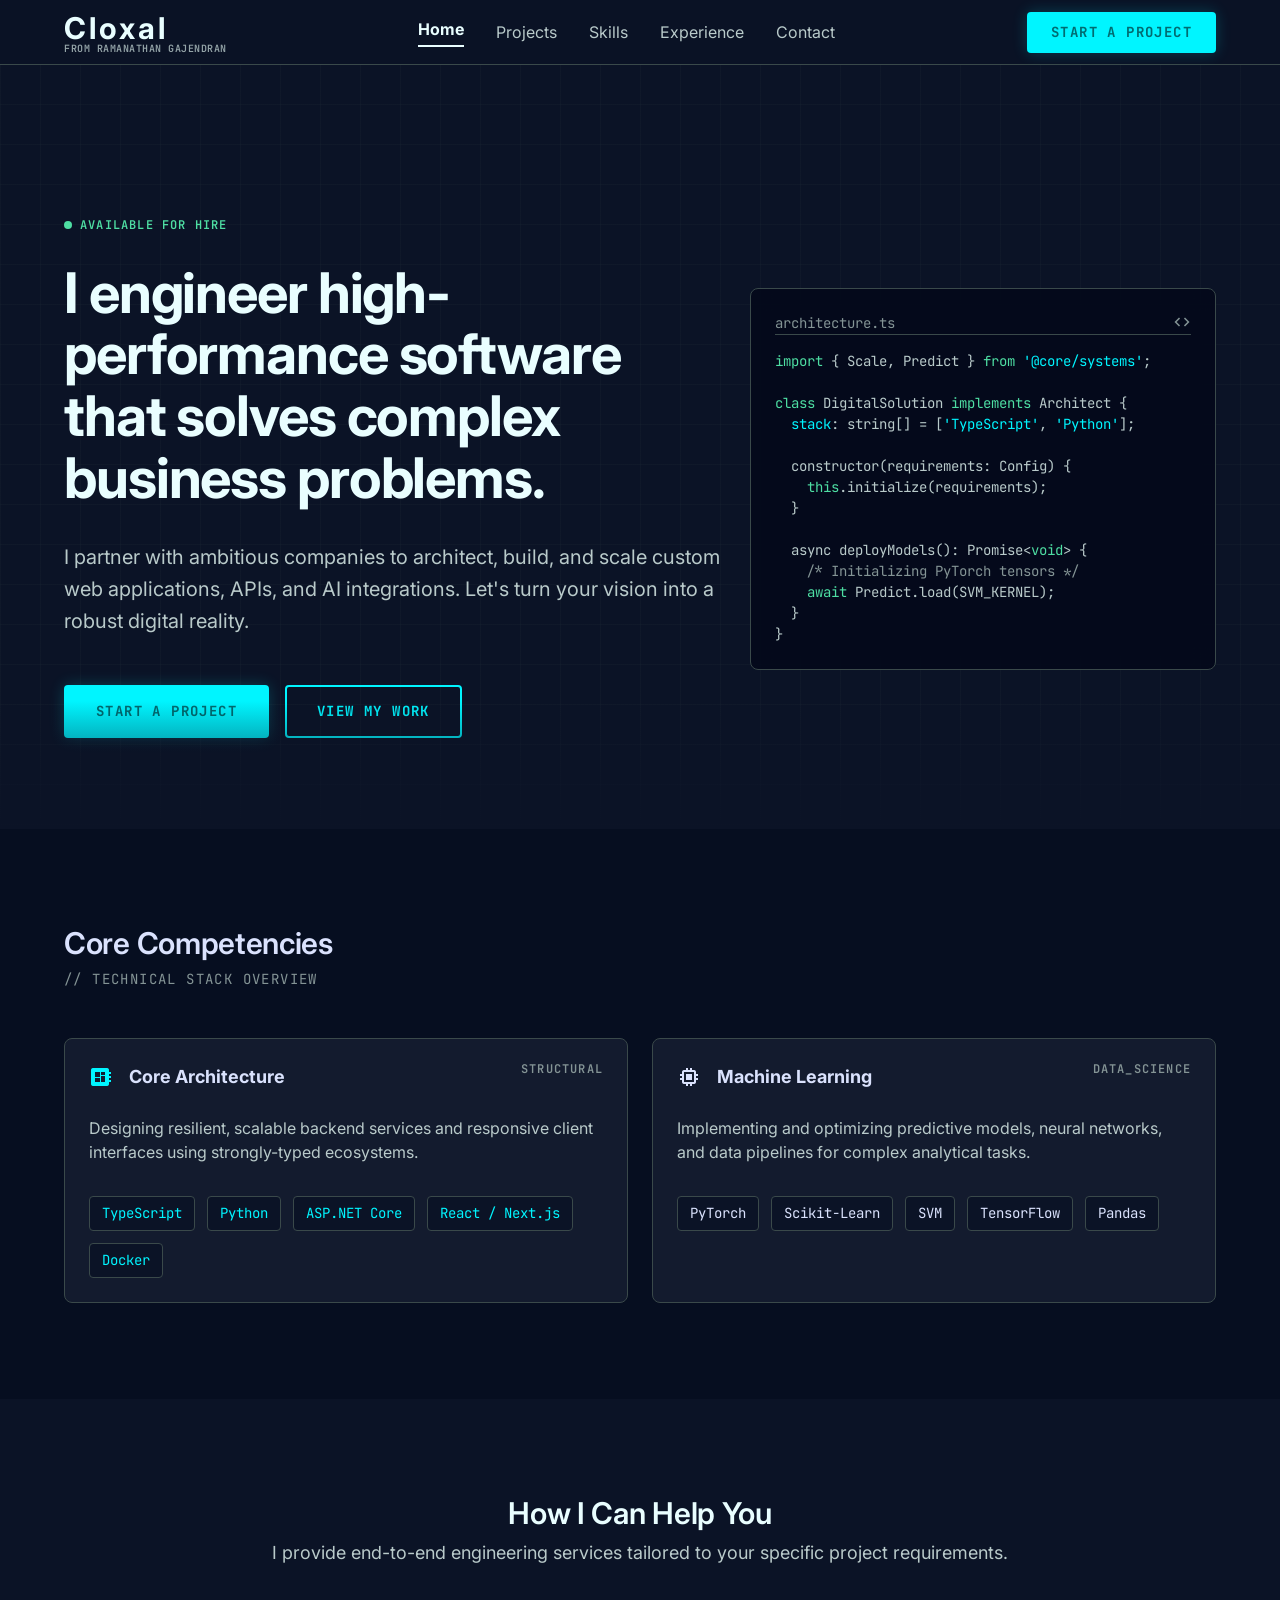
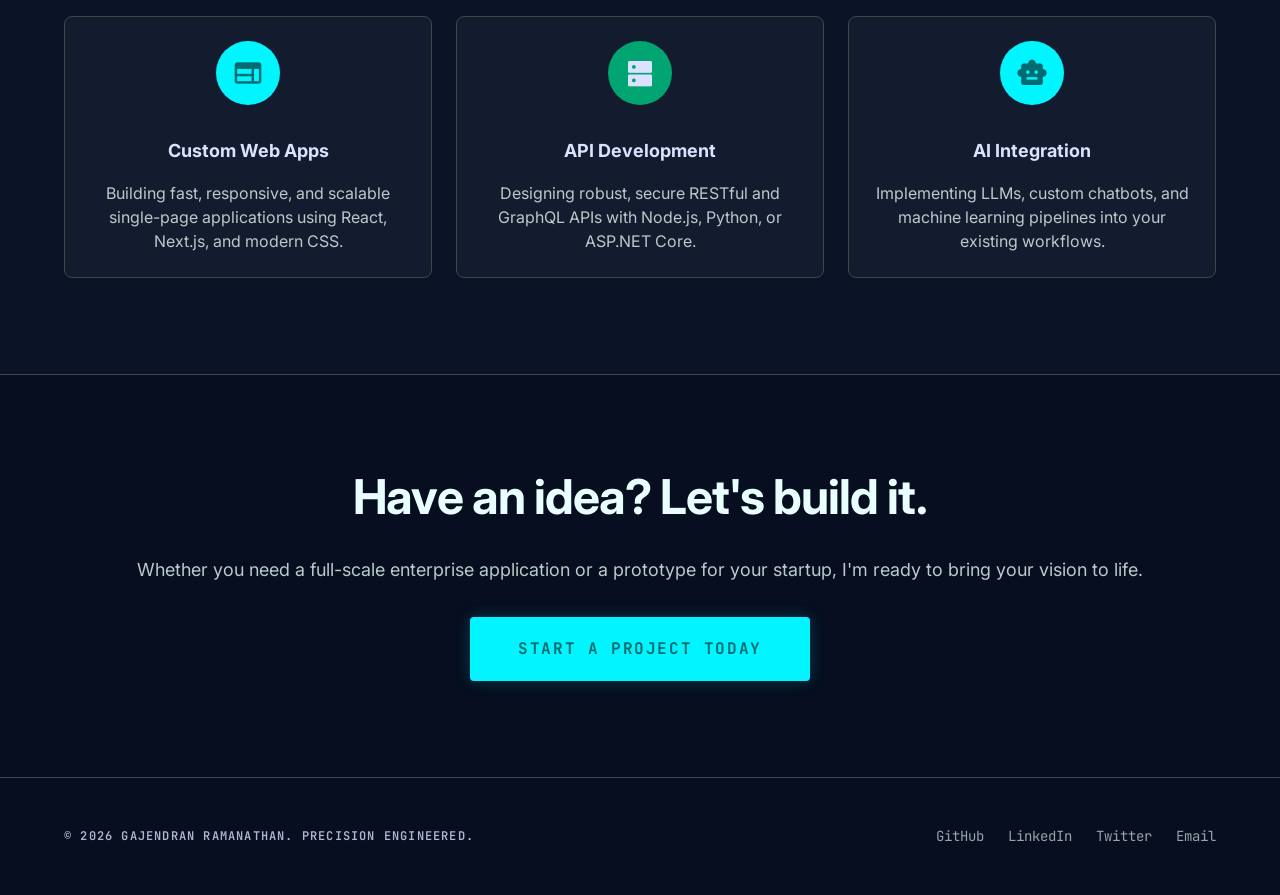
<file: index.html>
<!DOCTYPE html>
<html lang="en">
<head>
    <meta charset="utf-8" />
    <meta content="width=device-width, initial-scale=1.0" name="viewport" />
    <title>Ramanathan Gajendran Portfolio - Cloxal</title>
    <!-- Fonts -->
    <link href="https://fonts.googleapis.com" rel="preconnect" />
    <link crossorigin="" href="https://fonts.gstatic.com" rel="preconnect" />
    <link href="https://fonts.googleapis.com/css2?family=Inter:wght@400;600;700&amp;family=JetBrains+Mono:wght@400;600&amp;display=swap" rel="stylesheet" />
    <!-- Material Symbols -->
    <link href="https://fonts.googleapis.com/css2?family=Material+Symbols+Outlined:wght,FILL@100..700,0..1&amp;display=swap" rel="stylesheet" />
    <!-- Custom CSS -->
    <link href="css/styles.css" rel="stylesheet" />
    <style>
        .hero-code-block { display: none; }
        @media (min-width: 768px) {
            .hero-code-block { display: block; }
        }
    </style>
</head>
<body>
    <nav class="navbar">
        <div class="container navbar-inner">
            <a class="flex flex-col" href="index.html" style="text-decoration: none;">
                <span class="font-headline-md text-primary font-bold tracking-widest">Cloxal</span>
                <span class="font-label-caps text-on-surface-variant" style="font-size: 10px; letter-spacing: 0.05em; opacity: 0.8; margin-top: -2px;">From Ramanathan Gajendran</span>
            </a>
            <div class="nav-links">
                <a class="nav-link font-body-md" href="index.html">Home</a>
                <a class="nav-link font-body-md" href="projects.html">Projects</a>
                <a class="nav-link font-body-md" href="skills.html">Skills</a>
                <a class="nav-link font-body-md" href="experience.html">Experience</a>
                <a class="nav-link font-body-md" href="contact.html">Contact</a>
            </div>
            <div class="flex items-center gap-4">
                <a href="contact.html" class="btn-primary btn-glow nav-cta" style="padding: 10px 24px;">Start a Project</a>
                <button class="menu-toggle text-primary">
                    <span class="material-symbols-outlined">menu</span>
                </button>
            </div>
        </div>
    </nav>
    <main class="main-content" style="padding-top: 64px; padding-bottom: 0;">
        <!-- Hero Section -->
        <section class="bg-blueprint relative flex items-center" style="min-height: 85vh; padding-top: 64px;">
            <div class="container grid md:grid-cols-12 gap-gutter items-center z-10" style="position: relative;">
                <!-- Text Content -->
                <div class="md:col-span-7 flex flex-col gap-8">
                    <div class="flex items-center gap-2">
                        <span class="pulse-dot"></span>
                        <span class="font-label-caps text-secondary uppercase tracking-widest">Available for Hire</span>
                    </div>
                    <h1 class="font-headline-lg text-primary" style="font-size: 56px; line-height: 1.1;">
                        I engineer high-performance software that solves complex business problems.
                    </h1>
                    <p class="font-body-lg text-on-surface-variant max-w-2xl" style="max-width: 42rem; font-size: 20px;">
                        I partner with ambitious companies to architect, build, and scale custom web applications, APIs, and AI integrations. Let's turn your vision into a robust digital reality.
                    </p>
                    <div class="mt-4 flex gap-4">
                        <a class="btn-primary btn-glow" href="contact.html">
                            Start a Project
                        </a>
                        <a class="btn-secondary" href="projects.html">
                            View My Work
                        </a>
                    </div>
                </div>
                <!-- Abstract Visual / Code Block -->
                <div class="md:col-span-5 relative hero-code-block">
                    <div class="card p-6" style="background-color: rgba(2, 6, 23, 0.7); backdrop-filter: blur(12px);">
                        <div class="flex justify-between border-b border-outline-variant pb-4 mb-4">
                            <span class="text-outline font-code-sm">architecture.ts</span>
                            <span class="material-symbols-outlined text-outline" style="font-size: 18px;">code</span>
                        </div>
                        <pre class="font-code-sm text-on-surface-variant" style="white-space: pre-wrap;"><span class="text-secondary">import</span> { Scale, Predict } <span class="text-secondary">from</span> <span class="text-primary-container">'@core/systems'</span>;

<span class="text-secondary">class</span> DigitalSolution <span class="text-secondary">implements</span> Architect {
  <span class="text-primary-container">stack</span>: string[] = [<span class="text-primary-container">'TypeScript'</span>, <span class="text-primary-container">'Python'</span>];
  
  <span class="text-secondary-container">constructor</span>(requirements: Config) {
    <span class="text-secondary">this</span>.initialize(requirements);
  }

  <span class="text-secondary-container">async</span> deployModels(): Promise&lt;<span class="text-secondary">void</span>&gt; {
    <span class="text-outline">/* Initializing PyTorch tensors */</span>
    <span class="text-secondary">await</span> Predict.load(SVM_KERNEL);
  }
}</pre>
                    </div>
                </div>
            </div>
            <!-- Subtle bottom fade -->
            <div class="absolute inset-0" style="top: auto; height: 128px; background: linear-gradient(to top, var(--background), transparent); pointer-events: none;"></div>
        </section>
        
        <!-- Core Skills Section -->
        <section class="bg-surface-container-lowest" style="padding-top: 96px; padding-bottom: 96px;">
            <div class="container">
                <div class="flex flex-col gap-2 mb-12">
                    <h2 class="font-headline-md text-on-surface">Core Competencies</h2>
                    <p class="font-code-sm text-outline uppercase tracking-widest">// Technical Stack Overview</p>
                </div>
                <div class="grid md:grid-cols-2 gap-gutter">
                    <!-- Core Architecture Card -->
                    <div class="card p-8">
                        <div class="absolute font-label-caps text-outline" style="top: 24px; right: 24px;">STRUCTURAL</div>
                        <div class="flex items-center gap-4 mb-6">
                            <span class="material-symbols-outlined text-primary-container icon-filled">developer_board</span>
                            <h3 class="font-body-lg font-bold text-on-surface">Core Architecture</h3>
                        </div>
                        <p class="font-body-md text-on-surface-variant mb-8">
                            Designing resilient, scalable backend services and responsive client interfaces using strongly-typed ecosystems.
                        </p>
                        <div class="flex" style="flex-wrap: wrap; gap: 12px;">
                            <span class="bg-surface text-primary-container border px-3 py-1-5 rounded font-code-sm">TypeScript</span>
                            <span class="bg-surface text-primary-container border px-3 py-1-5 rounded font-code-sm">Python</span>
                            <span class="bg-surface text-primary-container border px-3 py-1-5 rounded font-code-sm">ASP.NET Core</span>
                            <span class="bg-surface text-primary-container border px-3 py-1-5 rounded font-code-sm">React / Next.js</span>
                            <span class="bg-surface text-primary-container border px-3 py-1-5 rounded font-code-sm">Docker</span>
                        </div>
                    </div>
                    <!-- Machine Learning Card -->
                    <div class="card p-8">
                        <div class="absolute font-label-caps text-outline" style="top: 24px; right: 24px;">DATA_SCIENCE</div>
                        <div class="flex items-center gap-4 mb-6">
                            <span class="material-symbols-outlined text-secondary-container icon-filled">memory</span>
                            <h3 class="font-body-lg font-bold text-on-surface">Machine Learning</h3>
                        </div>
                        <p class="font-body-md text-on-surface-variant mb-8">
                            Implementing and optimizing predictive models, neural networks, and data pipelines for complex analytical tasks.
                        </p>
                        <div class="flex" style="flex-wrap: wrap; gap: 12px;">
                            <span class="bg-surface text-secondary-container border px-3 py-1-5 rounded font-code-sm">PyTorch</span>
                            <span class="bg-surface text-secondary-container border px-3 py-1-5 rounded font-code-sm">Scikit-Learn</span>
                            <span class="bg-surface text-secondary-container border px-3 py-1-5 rounded font-code-sm">SVM</span>
                            <span class="bg-surface text-secondary-container border px-3 py-1-5 rounded font-code-sm">TensorFlow</span>
                            <span class="bg-surface text-secondary-container border px-3 py-1-5 rounded font-code-sm">Pandas</span>
                        </div>
                    </div>
                </div>
            </div>
        </section>
        <!-- Services Section -->
        <section style="padding-top: 96px; padding-bottom: 96px; background-color: var(--surface);">
            <div class="container">
                <div class="flex flex-col gap-2 mb-12 text-center items-center">
                    <h2 class="font-headline-md text-primary">How I Can Help You</h2>
                    <p class="font-body-lg text-on-surface-variant max-w-2xl">I provide end-to-end engineering services tailored to your specific project requirements.</p>
                </div>
                <div class="grid lg:grid-cols-3 gap-gutter">
                    <div class="card p-8 flex flex-col gap-4 text-center items-center">
                        <div class="flex items-center justify-center rounded-full bg-primary-container text-on-primary-container mb-4" style="width: 64px; height: 64px;">
                            <span class="material-symbols-outlined icon-filled" style="font-size: 32px;">web</span>
                        </div>
                        <h3 class="font-body-lg font-bold text-on-surface">Custom Web Apps</h3>
                        <p class="font-body-md text-on-surface-variant">Building fast, responsive, and scalable single-page applications using React, Next.js, and modern CSS.</p>
                    </div>
                    <div class="card p-8 flex flex-col gap-4 text-center items-center">
                        <div class="flex items-center justify-center rounded-full bg-secondary-container text-on-secondary-container mb-4" style="width: 64px; height: 64px;">
                            <span class="material-symbols-outlined icon-filled" style="font-size: 32px;">dns</span>
                        </div>
                        <h3 class="font-body-lg font-bold text-on-surface">API Development</h3>
                        <p class="font-body-md text-on-surface-variant">Designing robust, secure RESTful and GraphQL APIs with Node.js, Python, or ASP.NET Core.</p>
                    </div>
                    <div class="card p-8 flex flex-col gap-4 text-center items-center">
                        <div class="flex items-center justify-center rounded-full bg-primary-container text-on-primary-container mb-4" style="width: 64px; height: 64px;">
                            <span class="material-symbols-outlined icon-filled" style="font-size: 32px;">smart_toy</span>
                        </div>
                        <h3 class="font-body-lg font-bold text-on-surface">AI Integration</h3>
                        <p class="font-body-md text-on-surface-variant">Implementing LLMs, custom chatbots, and machine learning pipelines into your existing workflows.</p>
                    </div>
                </div>
            </div>
        </section>

        <!-- CTA Banner -->
        <section class="bg-surface-container-lowest" style="padding-top: 96px; padding-bottom: 96px; border-top: 1px solid var(--outline-variant);">
            <div class="container text-center flex flex-col items-center gap-8">
                <h2 class="font-headline-lg text-primary">Have an idea? Let's build it.</h2>
                <p class="font-body-lg text-on-surface-variant max-w-2xl">
                    Whether you need a full-scale enterprise application or a prototype for your startup, I'm ready to bring your vision to life.
                </p>
                <a class="btn-primary btn-glow" href="contact.html" style="padding: 20px 48px; font-size: 16px;">
                    Start a Project Today
                </a>
            </div>
        </section>
    </main>
    <footer class="footer">
        <div class="container footer-inner">
            <div class="font-label-caps text-on-surface" style="opacity: 0.8;">
                © 2026 Gajendran Ramanathan. Precision Engineered.
            </div>
            <nav class="flex gap-gutter font-code-sm text-on-surface-variant footer-links">
                <a href="https://github.com/gajenlee">GitHub</a>
                <a href="https://www.linkedin.com/in/gajendran-ramanathan-b67b47170/">LinkedIn</a>
                <a href="https://x.com/gajenlee">Twitter</a>
                <a href="mailto:leegajen@gmail.com">Email</a>
            </nav>
        </div>
    </footer>
    <script src="js/main.js"></script>
</body>
</html>
</file>
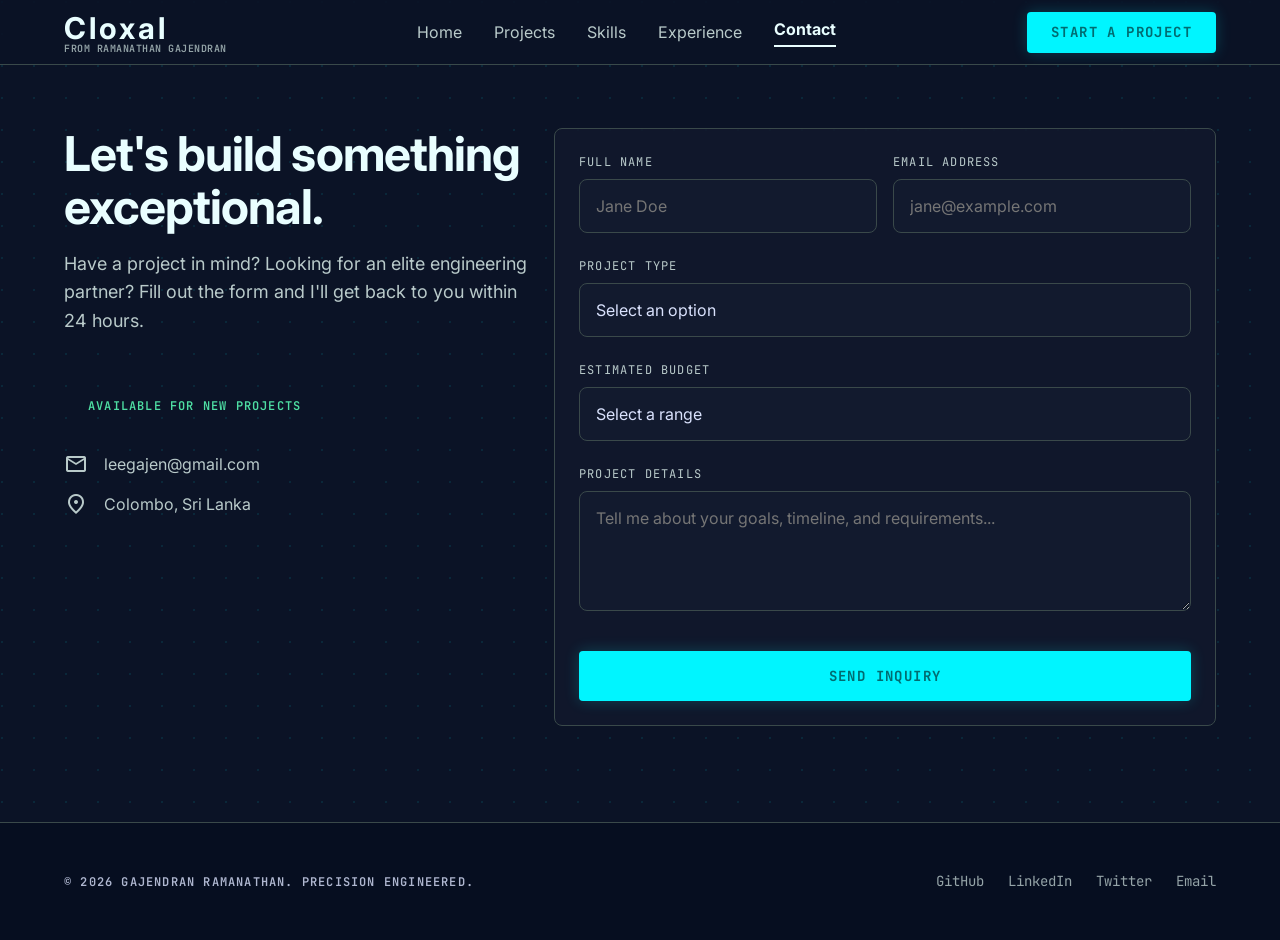
<file: contact.html>
<!DOCTYPE html>
<html lang="en">
<head>
    <meta charset="utf-8" />
    <meta content="width=device-width, initial-scale=1.0" name="viewport" />
    <title>Contact | Ramanathan Gajendran Portfolio</title>
    <!-- Fonts -->
    <link href="https://fonts.googleapis.com" rel="preconnect" />
    <link crossorigin="" href="https://fonts.gstatic.com" rel="preconnect" />
    <link href="https://fonts.googleapis.com/css2?family=Inter:wght@400;600;700&amp;family=JetBrains+Mono:wght@400;600&amp;display=swap" rel="stylesheet" />
    <!-- Material Symbols -->
    <link href="https://fonts.googleapis.com/css2?family=Material+Symbols+Outlined:wght,FILL@100..700,0..1&amp;display=swap" rel="stylesheet" />
    <!-- Custom CSS -->
    <link href="css/styles.css" rel="stylesheet" />
    <style>
        body {
            background-image: radial-gradient(circle at 2px 2px, rgba(0, 220, 229, 0.1) 1px, transparent 0);
            background-size: 32px 32px;
        }
        @keyframes ping {
            75%, 100% {
                transform: scale(2);
                opacity: 0;
            }
        }
    </style>
</head>
<body>
    <!-- TopNavBar -->
    <nav class="navbar">
        <div class="container navbar-inner">
            <a class="flex flex-col" href="index.html" style="text-decoration: none;">
                <span class="font-headline-md text-primary font-bold tracking-widest">Cloxal</span>
                <span class="font-label-caps text-on-surface-variant" style="font-size: 10px; letter-spacing: 0.05em; opacity: 0.8; margin-top: -2px;">From Ramanathan Gajendran</span>
            </a>
            <div class="nav-links">
                <a class="nav-link font-body-md" href="index.html">Home</a>
                <a class="nav-link font-body-md" href="projects.html">Projects</a>
                <a class="nav-link font-body-md" href="skills.html">Skills</a>
                <a class="nav-link font-body-md" href="experience.html">Experience</a>
                <a class="nav-link font-body-md active" href="contact.html">Contact</a>
            </div>
            <div class="flex items-center gap-4">
                <a href="contact.html" class="btn-primary btn-glow nav-cta" style="padding: 10px 24px;">Start a Project</a>
                <button class="menu-toggle text-primary">
                    <span class="material-symbols-outlined">menu</span>
                </button>
            </div>
        </div>
    </nav>
    <!-- Main Content -->
    <main class="main-content flex flex-col gap-12" style="padding-top: 128px;">
        <div class="container grid md:grid-cols-12 gap-gutter">
            <!-- Context / Info Column -->
            <div class="md:col-span-5 flex flex-col gap-8">
                <div>
                    <h1 class="font-headline-lg text-primary mb-4" style="margin-bottom: 16px;">
                        Let's build something exceptional.
                    </h1>
                    <p class="font-body-lg text-on-surface-variant max-w-md">
                        Have a project in mind? Looking for an elite engineering partner? Fill out the form and I'll get back to you within 24 hours.
                    </p>
                </div>
                
                <div class="flex flex-col gap-6 mt-8" style="margin-top: 32px;">
                    <!-- Status Indicator -->
                    <div class="flex items-center gap-3">
                        <div class="relative flex" style="height: 12px; width: 12px;">
                            <span class="absolute rounded-full bg-secondary" style="height: 100%; width: 100%; opacity: 0.75; animation: ping 2s cubic-bezier(0, 0, 0.2, 1) infinite;"></span>
                            <span class="relative rounded-full bg-secondary" style="height: 12px; width: 12px; display: inline-flex;"></span>
                        </div>
                        <span class="font-label-caps text-secondary uppercase tracking-widest">Available for New Projects</span>
                    </div>
                    
                    <!-- Direct Links -->
                    <div class="flex flex-col gap-4 mt-4">
                        <a href="mailto:leegajen@gmail.com" class="flex items-center gap-4 text-on-surface-variant hover:text-primary transition-colors">
                            <span class="material-symbols-outlined">mail</span>
                            <span class="font-body-md">leegajen@gmail.com</span>
                        </a>
                        <div class="flex items-center gap-4 text-on-surface-variant">
                            <span class="material-symbols-outlined">location_on</span>
                            <span class="font-body-md">Colombo, Sri Lanka</span>
                        </div>
                    </div>
                </div>
            </div>

            <!-- Contact Form -->
            <div class="md:col-span-7">
                <div class="card p-8" style="background-color: rgba(19, 27, 46, 0.7);">
                    <form id="contact-form" onsubmit="sendEmail(event)">
                        <div class="grid md:grid-cols-2 gap-4">
                            <div class="form-group">
                                <label for="name" class="form-label">Full Name</label>
                                <input type="text" id="name" class="form-input" placeholder="Jane Doe" required />
                            </div>
                            <div class="form-group">
                                <label for="email" class="form-label">Email Address</label>
                                <input type="email" id="email" class="form-input" placeholder="jane@example.com" required />
                            </div>
                        </div>
                        
                        <div class="form-group">
                            <label for="project-type" class="form-label">Project Type</label>
                            <select id="project-type" class="form-input" style="appearance: none;">
                                <option value="" disabled selected>Select an option</option>
                                <option value="Custom Web Application">Custom Web Application</option>
                                <option value="Backend API Development">Backend API Development</option>
                                <option value="AI / LLM Integration">AI / LLM Integration</option>
                                <option value="Custom Software">Custom Software</option>
                                <option value="POS System Development">POS System Development</option>
                                <option value="Other">Other</option>
                            </select>
                        </div>
                        
                        <div class="form-group">
                            <label for="budget" class="form-label">Estimated Budget</label>
                            <select id="budget" class="form-input" style="appearance: none;">
                                <option value="" disabled selected>Select a range</option>
                                <option value="$100 - $200">$100 - $200</option>
                                <option value="$200 - $300">$200 - $300</option>
                                <option value="$500 - $1k">$500 - $1k</option>
                                <option value="$1k - $2k"> $1k - $2k</option>
                                <option value="$2k - $5k"> $2k - $5k</option>
                                <option value="$5k - $10k">$5k - $10k</option>
                                <option value="$10k - $25k">$10k - $25k</option>
                                <option value="$25k+">$25k+</option>
                            </select>
                        </div>

                        <div class="form-group">
                            <label for="message" class="form-label">Project Details</label>
                            <textarea id="message" class="form-input" placeholder="Tell me about your goals, timeline, and requirements..." required></textarea>
                        </div>
                        
                        <button type="submit" class="btn-primary btn-glow w-full" style="width: 100%; margin-top: 16px;">
                            Send Inquiry
                        </button>
                    </form>
                    <script>
                        function sendEmail(e) {
                            e.preventDefault();
                            const name = document.getElementById('name').value;
                            const type = document.getElementById('project-type').value || 'Not specified';
                            const budget = document.getElementById('budget').value || 'Not specified';
                            const message = document.getElementById('message').value;
                            
                            const subject = encodeURIComponent(`Project Inquiry: ${type}`);
                            const body = encodeURIComponent(`Name: ${name}\nProject Type: ${type}\nBudget: ${budget}\n\nDetails:\n${message}`);
                            
                            window.location.href = `mailto:leegajen@gmail.com?subject=${subject}&body=${body}`;
                        }
                    </script>
                </div>
            </div>
        </div>
    </main>
    <!-- Footer -->
    <footer class="footer">
        <div class="container footer-inner">
            <div class="font-label-caps text-on-surface" style="opacity: 0.8;">
                © 2026 Gajendran Ramanathan. Precision Engineered.
            </div>
            <nav class="flex gap-gutter font-code-sm text-on-surface-variant footer-links">
                <a href="https://github.com/gajenlee">GitHub</a>
                <a href="https://www.linkedin.com/in/gajendran-ramanathan-b67b47170/">LinkedIn</a>
                <a href="https://x.com/gajenlee">Twitter</a>
                <a href="mailto:leegajen@gmail.com">Email</a>
            </nav>
        </div>
    </footer>
    <script src="js/main.js"></script>
</body>
</html>
</file>
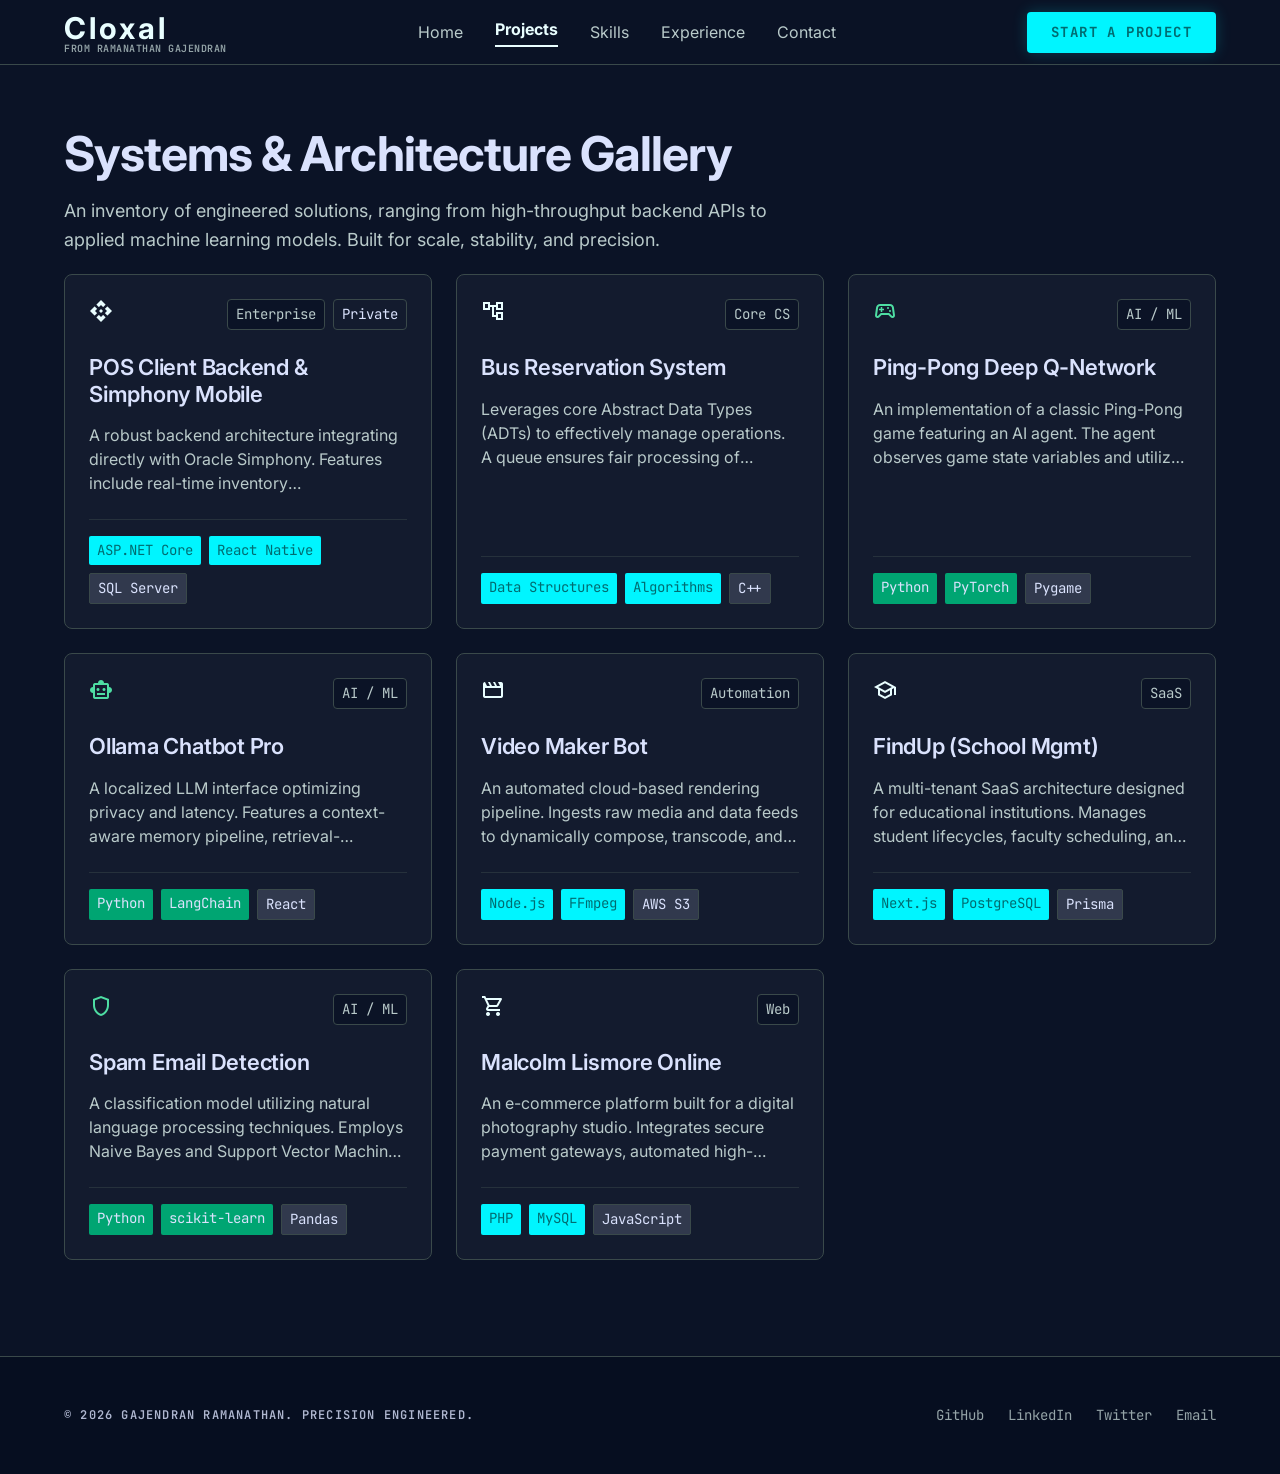
<file: projects.html>
<!DOCTYPE html>
<html lang="en">
<head>
    <meta charset="utf-8" />
    <meta content="width=device-width, initial-scale=1.0" name="viewport" />
    <title>Projects - Ramanathan Gajendran Portfolio</title>
    <!-- Fonts -->
    <link href="https://fonts.googleapis.com" rel="preconnect" />
    <link crossorigin="" href="https://fonts.gstatic.com" rel="preconnect" />
    <link href="https://fonts.googleapis.com/css2?family=Inter:wght@400;600;700&amp;family=JetBrains+Mono:wght@400;600&amp;display=swap" rel="stylesheet" />
    <!-- Material Symbols -->
    <link href="https://fonts.googleapis.com/css2?family=Material+Symbols+Outlined:wght,FILL@100..700,0..1&amp;display=swap" rel="stylesheet" />
    <!-- Custom CSS -->
    <link href="css/styles.css" rel="stylesheet" />
    <style>
        .line-clamp-3 {
            display: -webkit-box;
            -webkit-line-clamp: 3;
            -webkit-box-orient: vertical;  
            overflow: hidden;
        }
    </style>
</head>
<body>
    <!-- TopNavBar -->
    <nav class="navbar">
        <div class="container navbar-inner">
            <a class="flex flex-col" href="index.html" style="text-decoration: none;">
                <span class="font-headline-md text-primary font-bold tracking-widest">Cloxal</span>
                <span class="font-label-caps text-on-surface-variant" style="font-size: 10px; letter-spacing: 0.05em; opacity: 0.8; margin-top: -2px;">From Ramanathan Gajendran</span>
            </a>
            <div class="nav-links">
                <a class="nav-link font-body-md" href="index.html">Home</a>
                <a class="nav-link font-body-md active" href="projects.html">Projects</a>
                <a class="nav-link font-body-md" href="skills.html">Skills</a>
                <a class="nav-link font-body-md" href="experience.html">Experience</a>
                <a class="nav-link font-body-md" href="contact.html">Contact</a>
            </div>
            <div class="flex items-center gap-4">
                <a href="contact.html" class="btn-primary btn-glow nav-cta" style="padding: 10px 24px;">Start a Project</a>
                <button class="menu-toggle text-primary">
                    <span class="material-symbols-outlined">menu</span>
                </button>
            </div>
        </div>
    </nav>
    <!-- Main Content -->
    <main class="main-content flex flex-col gap-12" style="padding-top: 128px;">
        <div class="container flex flex-col gap-12">
            <!-- Page Header -->
            <section class="flex flex-col gap-4" style="max-width: 48rem;">
                <h1 class="font-headline-lg text-on-surface">
                    Systems &amp; Architecture Gallery
                </h1>
                <p class="font-body-lg text-on-surface-variant">
                    An inventory of engineered solutions, ranging from high-throughput backend APIs to applied machine
                    learning models. Built for scale, stability, and precision.
                </p>
            </section>
            <!-- Projects Grid -->
            <section class="grid grid-cols-1 md:grid-cols-2 lg:grid-cols-3 gap-gutter" style="margin-top: 20px;">
                <!-- Project Card 1 -->
                <article class="card flex flex-col gap-6">
                    <div class="flex justify-between items-start" style="align-items: flex-start;">
                        <span class="material-symbols-outlined text-primary">api</span>
                        <div class="flex gap-2">
                            <span class="font-code-sm text-on-surface-variant bg-surface px-2 py-1 rounded border">Enterprise</span>
                            <span class="font-code-sm text-error bg-error-container px-2 py-1 rounded border border-error">Private</span>
                        </div>
                    </div>
                    <div class="flex flex-col gap-2" style="flex-grow: 1;">
                        <h3 class="font-headline-md text-on-surface" style="font-size: 22px; line-height: 1.2;">POS Client Backend &amp; Simphony Mobile</h3>
                        <p class="font-body-md text-on-surface-variant mt-2 line-clamp-3">
                            A robust backend architecture integrating directly with Oracle Simphony. Features include
                            real-time inventory synchronization, transaction processing, and a native mobile client for
                            floor staff operations.
                        </p>
                    </div>
                    <div class="flex" style="flex-wrap: wrap; gap: 8px; padding-top: 16px; border-top: 1px solid rgba(58, 73, 74, 0.5);">
                        <span class="font-code-sm bg-primary-container text-on-primary-container px-2 py-1 rounded-sm">ASP.NET Core</span>
                        <span class="font-code-sm bg-primary-container text-on-primary-container px-2 py-1 rounded-sm">React Native</span>
                        <span class="font-code-sm bg-surface-bright text-on-surface px-2 py-1 rounded-sm border border-outline-variant">SQL Server</span>
                    </div>
                </article>
                <!-- Project Card 7 -->
                <article class="card project-card flex flex-col gap-6">
                    <div class="flex justify-between items-start" style="align-items: flex-start;">
                        <span class="material-symbols-outlined text-primary">account_tree</span>
                        <span class="font-code-sm text-on-surface-variant bg-surface px-2 py-1 rounded border">Core CS</span>
                    </div>
                    <div class="flex flex-col gap-2" style="flex-grow: 1;">
                        <h3 class="font-headline-md text-on-surface" style="font-size: 22px; line-height: 1.2;">Bus Reservation System</h3>
                        <p class="font-body-md text-on-surface-variant mt-2 line-clamp-3" title="This bus reservation system leverages core Abstract Data Types (ADTs) to effectively manage its operations. A queue ensures fair processing of customer requests whether it's for booking new reservations, changing existing seats, or canceling reservations by adhering to a First-In, First-Out (FIFO) structure. An AVL tree efficiently stores and retrieves both customer and bus information. The AVL tree's self-balancing nature ensures consistently fast performance for searching, adding, or removing data, which is crucial for a system with frequent updates. Seat allocation within each bus is managed dynamically using a linked list, accurately reflecting the real-world arrangement of seats.">
                            Leverages core Abstract Data Types (ADTs) to effectively manage operations. A queue ensures fair processing of reservations, while an AVL tree efficiently stores and retrieves data. Seat allocation is managed dynamically using linked lists.
                        </p>
                    </div>
                    <div class="flex" style="flex-wrap: wrap; gap: 8px; padding-top: 16px; border-top: 1px solid rgba(58, 73, 74, 0.5);">
                        <span class="font-code-sm bg-primary-container text-on-primary-container px-2 py-1 rounded-sm">Data Structures</span>
                        <span class="font-code-sm bg-primary-container text-on-primary-container px-2 py-1 rounded-sm">Algorithms</span>
                        <span class="font-code-sm bg-surface-bright text-on-surface px-2 py-1 rounded-sm border border-outline-variant">C++</span>
                    </div>
                    <div class="card-hint"><a href="https://github.com/gajenlee/BusReservationSystem" target="_blank" rel="noopener noreferrer">View Work</a></div>
                </article>
                <!-- Project Card 8 -->
                <article class="card project-card flex flex-col gap-6">
                    <div class="flex justify-between items-start" style="align-items: flex-start;">
                        <span class="material-symbols-outlined text-secondary">sports_esports</span>
                        <span class="font-code-sm text-on-surface-variant bg-surface px-2 py-1 rounded border">AI / ML</span>
                    </div>
                    <div class="flex flex-col gap-2" style="flex-grow: 1;">
                        <h3 class="font-headline-md text-on-surface" style="font-size: 22px; line-height: 1.2;">Ping-Pong Deep Q-Network</h3>
                        <p class="font-body-md text-on-surface-variant mt-2 line-clamp-3" title="This project implements a Ping-Pong game using pygame and trains an AI agent using torch (PyTorch). The AI observes the ball's position and velocity, and learns how to move its paddle to successfully intercept the ball through trial and error. The model is trained using a Deep Q-Network (DQN).">
                            An implementation of a classic Ping-Pong game featuring an AI agent. The agent observes game state variables and utilizes a Deep Q-Network (DQN) architecture to learn optimal paddle positioning through reinforcement learning and trial and error.
                        </p>
                    </div>
                    <div class="flex" style="flex-wrap: wrap; gap: 8px; padding-top: 16px; border-top: 1px solid rgba(58, 73, 74, 0.5);">
                        <span class="font-code-sm bg-secondary-container text-on-secondary-container px-2 py-1 rounded-sm">Python</span>
                        <span class="font-code-sm bg-secondary-container text-on-secondary-container px-2 py-1 rounded-sm">PyTorch</span>
                        <span class="font-code-sm bg-surface-bright text-on-surface px-2 py-1 rounded-sm border border-outline-variant">Pygame</span>
                    </div>
                    <div class="card-hint"><a href="https://github.com/gajenlee/PingPongGameWithML" target="_blank" rel="noopener noreferrer">View Work</a></div>
                </article>
                <!-- Project Card 2 -->
                <article class="card project-card flex flex-col gap-6" style="cursor: pointer;">
                    <div class="flex justify-between items-start" style="align-items: flex-start;">
                        <span class="material-symbols-outlined text-secondary">smart_toy</span>
                        <span class="font-code-sm text-on-surface-variant bg-surface px-2 py-1 rounded border">AI / ML</span>
                    </div>
                    <div class="flex flex-col gap-2" style="flex-grow: 1;">
                        <h3 class="font-headline-md text-on-surface" style="font-size: 22px; line-height: 1.2;">Ollama Chatbot Pro</h3>
                        <p class="font-body-md text-on-surface-variant mt-2 line-clamp-3">
                            A localized LLM interface optimizing privacy and latency. Features a context-aware memory
                            pipeline, retrieval-augmented generation (RAG) capabilities, and a responsive React frontend.
                        </p>
                    </div>
                    <div class="flex" style="flex-wrap: wrap; gap: 8px; padding-top: 16px; border-top: 1px solid rgba(58, 73, 74, 0.5);">
                        <span class="font-code-sm bg-secondary-container text-on-secondary-container px-2 py-1 rounded-sm">Python</span>
                        <span class="font-code-sm bg-secondary-container text-on-secondary-container px-2 py-1 rounded-sm">LangChain</span>
                        <span class="font-code-sm bg-surface-bright text-on-surface px-2 py-1 rounded-sm border border-outline-variant">React</span>
                    </div>
                    <div class="card-hint"><a href="https://github.com/gajenlee/ChatBotPro" target="_blank" rel="noopener noreferrer">View Work</a></div>
                </article>
                <!-- Project Card 3 -->
                <article class="card project-card flex flex-col gap-6" style="cursor: pointer;">
                    <div class="flex justify-between items-start" style="align-items: flex-start;">
                        <span class="material-symbols-outlined text-primary">movie</span>
                        <span class="font-code-sm text-on-surface-variant bg-surface px-2 py-1 rounded border">Automation</span>
                    </div>
                    <div class="flex flex-col gap-2" style="flex-grow: 1;">
                        <h3 class="font-headline-md text-on-surface" style="font-size: 22px; line-height: 1.2;">Video Maker Bot</h3>
                        <p class="font-body-md text-on-surface-variant mt-2 line-clamp-3">
                            An automated cloud-based rendering pipeline. Ingests raw media and data feeds to dynamically
                            compose, transcode, and publish video content at scale using distributed worker nodes.
                        </p>
                    </div>
                    <div class="flex" style="flex-wrap: wrap; gap: 8px; padding-top: 16px; border-top: 1px solid rgba(58, 73, 74, 0.5);">
                        <span class="font-code-sm bg-primary-container text-on-primary-container px-2 py-1 rounded-sm">Node.js</span>
                        <span class="font-code-sm bg-primary-container text-on-primary-container px-2 py-1 rounded-sm">FFmpeg</span>
                        <span class="font-code-sm bg-surface-bright text-on-surface px-2 py-1 rounded-sm border border-outline-variant">AWS S3</span>
                    </div>
                    <div class="card-hint"><a href="https://github.com/gajenlee/VideoMakerBot" target="_blank" rel="noopener noreferrer">View Work</a></div>
                </article>
                <!-- Project Card 4 -->
                <article class="card project-card flex flex-col gap-6" style="cursor: pointer;">
                    <div class="flex justify-between items-start" style="align-items: flex-start;">
                        <span class="material-symbols-outlined text-primary">school</span>
                        <span class="font-code-sm text-on-surface-variant bg-surface px-2 py-1 rounded border">SaaS</span>
                    </div>
                    <div class="flex flex-col gap-2" style="flex-grow: 1;">
                        <h3 class="font-headline-md text-on-surface" style="font-size: 22px; line-height: 1.2;">FindUp (School Mgmt)</h3>
                        <p class="font-body-md text-on-surface-variant mt-2 line-clamp-3">
                            A multi-tenant SaaS architecture designed for educational institutions. Manages student
                            lifecycles, faculty scheduling, and granular role-based access control across isolated data
                            silos.
                        </p>
                    </div>
                    <div class="flex" style="flex-wrap: wrap; gap: 8px; padding-top: 16px; border-top: 1px solid rgba(58, 73, 74, 0.5);">
                        <span class="font-code-sm bg-primary-container text-on-primary-container px-2 py-1 rounded-sm">Next.js</span>
                        <span class="font-code-sm bg-primary-container text-on-primary-container px-2 py-1 rounded-sm">PostgreSQL</span>
                        <span class="font-code-sm bg-surface-bright text-on-surface px-2 py-1 rounded-sm border border-outline-variant">Prisma</span>
                    </div>
                    <div class="card-hint"><a href="https://github.com/gajenlee/FindUp" target="_blank" rel="noopener noreferrer">View Work</a></div>
                </article>
                <!-- Project Card 5 -->
                <article class="card project-card flex flex-col gap-6" style="cursor: pointer;">
                    <div class="flex justify-between items-start" style="align-items: flex-start;">
                        <span class="material-symbols-outlined text-secondary">shield</span>
                        <span class="font-code-sm text-on-surface-variant bg-surface px-2 py-1 rounded border">AI / ML</span>
                    </div>
                    <div class="flex flex-col gap-2" style="flex-grow: 1;">
                        <h3 class="font-headline-md text-on-surface" style="font-size: 22px; line-height: 1.2;">Spam Email Detection</h3>
                        <p class="font-body-md text-on-surface-variant mt-2 line-clamp-3">
                            A classification model utilizing natural language processing techniques. Employs Naive Bayes and
                            Support Vector Machines to accurately filter malicious payloads and unsolicited communications.
                        </p>
                    </div>
                    <div class="flex" style="flex-wrap: wrap; gap: 8px; padding-top: 16px; border-top: 1px solid rgba(58, 73, 74, 0.5);">
                        <span class="font-code-sm bg-secondary-container text-on-secondary-container px-2 py-1 rounded-sm">Python</span>
                        <span class="font-code-sm bg-secondary-container text-on-secondary-container px-2 py-1 rounded-sm">scikit-learn</span>
                        <span class="font-code-sm bg-surface-bright text-on-surface px-2 py-1 rounded-sm border border-outline-variant">Pandas</span>
                    </div>
                    <div class="card-hint"><a href="https://github.com/gajenlee/Spam-Email-Detection" target="_blank" rel="noopener noreferrer">View Work</a></div>
                </article>
                <!-- Project Card 6 -->
                <article class="card project-card flex flex-col gap-6" style="cursor: pointer;">
                    <div class="flex justify-between items-start" style="align-items: flex-start;">
                        <span class="material-symbols-outlined text-primary">shopping_cart</span>
                        <span class="font-code-sm text-on-surface-variant bg-surface px-2 py-1 rounded border">Web</span>
                    </div>
                    <div class="flex flex-col gap-2" style="flex-grow: 1;">
                        <h3 class="font-headline-md text-on-surface" style="font-size: 22px; line-height: 1.2;">Malcolm Lismore Online</h3>
                        <p class="font-body-md text-on-surface-variant mt-2 line-clamp-3">
                            An e-commerce platform built for a digital photography studio. Integrates secure payment
                            gateways, automated high-resolution image delivery, and on-the-fly server-side image
                            watermarking.
                        </p>
                    </div>
                    <div class="flex" style="flex-wrap: wrap; gap: 8px; padding-top: 16px; border-top: 1px solid rgba(58, 73, 74, 0.5);">
                        <span class="font-code-sm bg-primary-container text-on-primary-container px-2 py-1 rounded-sm">PHP</span>
                        <span class="font-code-sm bg-primary-container text-on-primary-container px-2 py-1 rounded-sm">MySQL</span>
                        <span class="font-code-sm bg-surface-bright text-on-surface px-2 py-1 rounded-sm border border-outline-variant">JavaScript</span>
                    </div>
                    <div class="card-hint"><a href="https://github.com/gajenlee/MalcolmLismorePhotographyWebsite" target="_blank" rel="noopener noreferrer">View Work</a></div>
                </article>
            </section>
        </div>
    </main>
    <!-- Footer -->
    <footer class="footer">
        <div class="container footer-inner">
            <div class="font-label-caps text-on-surface" style="opacity: 0.8;">
                © 2026 Gajendran Ramanathan. Precision Engineered.
            </div>
            <nav class="flex gap-gutter font-code-sm text-on-surface-variant footer-links">
                <a href="https://github.com/gajenlee">GitHub</a>
                <a href="https://www.linkedin.com/in/gajendran-ramanathan-b67b47170/">LinkedIn</a>
                <a href="https://x.com/gajenlee">Twitter</a>
                <a href="mailto:leegajen@gmail.com">Email</a>
            </nav>
        </div>
    </footer>
    <script src="js/main.js"></script>
</body>
</html>
</file>
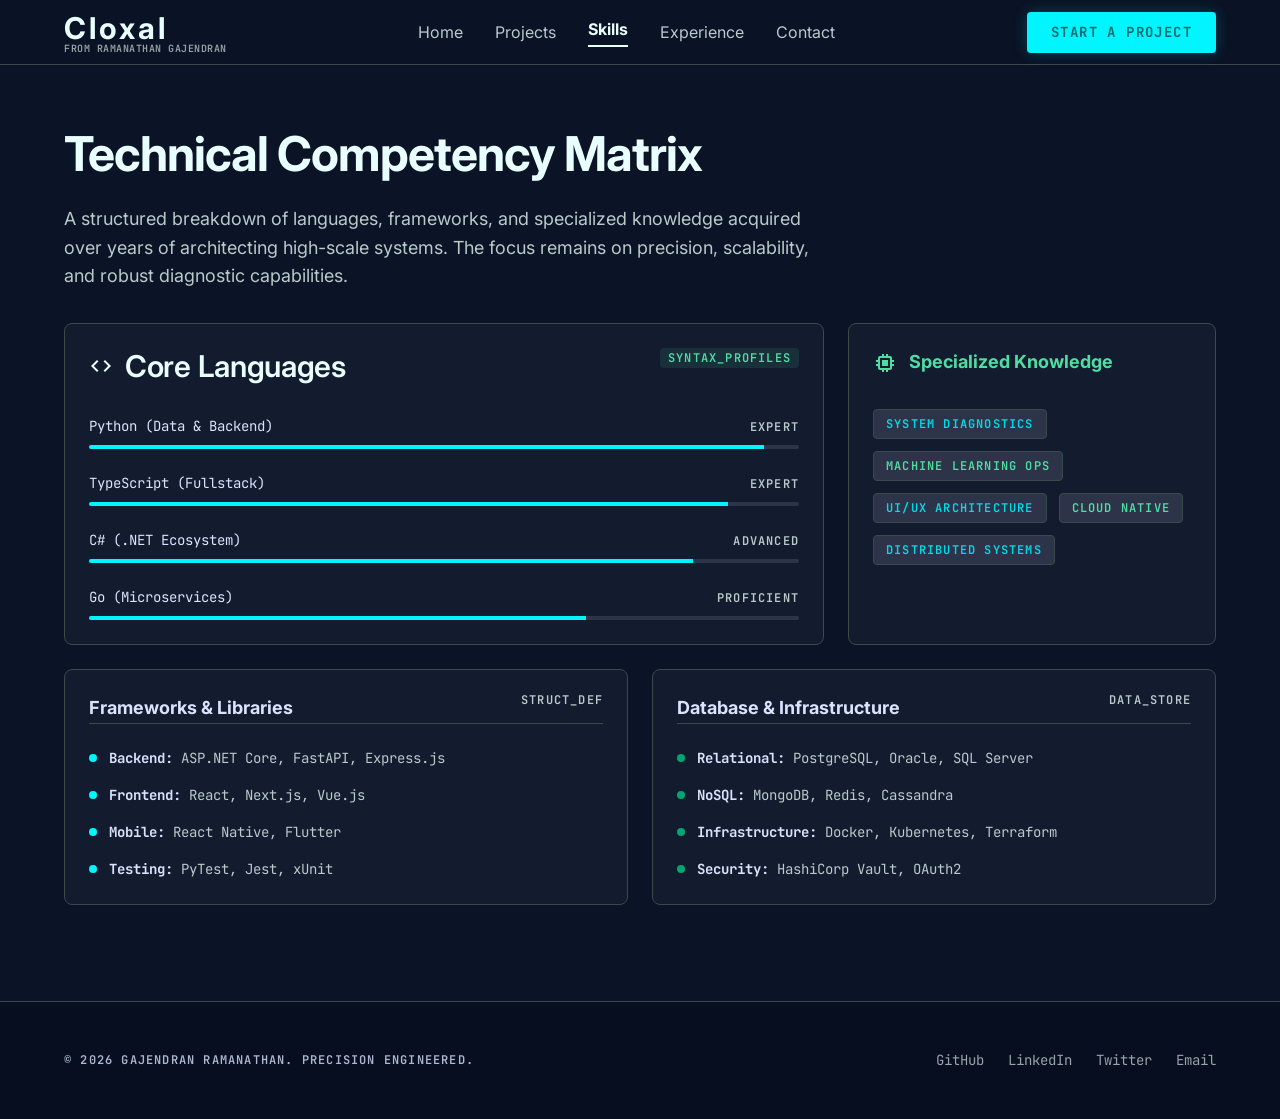
<file: skills.html>
<!DOCTYPE html>
<html lang="en">
<head>
    <meta charset="utf-8" />
    <meta content="width=device-width, initial-scale=1.0" name="viewport" />
    <title>Skills &amp; Expertise | Ramanathan Gajendran Portfolio</title>
    <!-- Fonts -->
    <link href="https://fonts.googleapis.com" rel="preconnect" />
    <link crossorigin="" href="https://fonts.gstatic.com" rel="preconnect" />
    <link href="https://fonts.googleapis.com/css2?family=Inter:wght@400;600;700&amp;family=JetBrains+Mono:wght@400;600&amp;display=swap" rel="stylesheet" />
    <!-- Material Symbols -->
    <link href="https://fonts.googleapis.com/css2?family=Material+Symbols+Outlined:wght,FILL@100..700,0..1&amp;display=swap" rel="stylesheet" />
    <!-- Custom CSS -->
    <link href="css/styles.css" rel="stylesheet" />
    <style>
        .skill-bar-fill {
            transition: width 1s ease-in-out;
        }
    </style>
</head>
<body>
    <!-- TopNavBar -->
    <nav class="navbar">
        <div class="container navbar-inner">
            <a class="flex flex-col" href="index.html" style="text-decoration: none;">
                <span class="font-headline-md text-primary font-bold tracking-widest">Cloxal</span>
                <span class="font-label-caps text-on-surface-variant" style="font-size: 10px; letter-spacing: 0.05em; opacity: 0.8; margin-top: -2px;">From Ramanathan Gajendran</span>
            </a>
            <div class="nav-links">
                <a class="nav-link font-body-md" href="index.html">Home</a>
                <a class="nav-link font-body-md" href="projects.html">Projects</a>
                <a class="nav-link font-body-md active" href="skills.html">Skills</a>
                <a class="nav-link font-body-md" href="experience.html">Experience</a>
                <a class="nav-link font-body-md" href="contact.html">Contact</a>
            </div>
            <div class="flex items-center gap-4">
                <a href="contact.html" class="btn-primary btn-glow nav-cta" style="padding: 10px 24px;">Start a Project</a>
                <button class="menu-toggle text-primary">
                    <span class="material-symbols-outlined">menu</span>
                </button>
            </div>
        </div>
    </nav>
    <!-- Main Content -->
    <main class="main-content flex flex-col gap-12" style="padding-top: 128px;">
        <div class="container flex flex-col gap-12">
            <!-- Header Section -->
            <header class="flex flex-col gap-6" style="margin-bottom: 32px;">
                <h1 class="font-headline-lg text-primary">
                    Technical Competency Matrix
                </h1>
                <p class="font-body-lg text-on-surface-variant max-w-3xl" style="max-width: 48rem;">
                    A structured breakdown of languages, frameworks, and specialized knowledge acquired over years of
                    architecting high-scale systems. The focus remains on precision, scalability, and robust diagnostic
                    capabilities.
                </p>
            </header>
            
            <!-- Skills Grid -->
            <div class="grid grid-cols-1 md:grid-cols-12 gap-gutter">
                <!-- Core Languages (Bento Span 8) -->
                <div class="card md:col-span-8 flex flex-col p-8">
                    <div class="flex justify-between items-start mb-8" style="align-items: flex-start;">
                        <div class="flex items-center gap-3 text-primary">
                            <span class="material-symbols-outlined icon-filled">code</span>
                            <h2 class="font-headline-md">Core Languages</h2>
                        </div>
                        <span class="font-label-caps text-secondary-fixed-dim bg-secondary-fixed-dim px-2 py-1 rounded" style="background-color: rgba(78, 222, 163, 0.1);">SYNTAX_PROFILES</span>
                    </div>
                    <div class="flex flex-col gap-6" style="flex-grow: 1;">
                        <!-- Skill Item -->
                        <div>
                            <div class="flex justify-between items-center mb-2">
                                <span class="font-code-sm text-on-surface">Python (Data &amp; Backend)</span>
                                <span class="font-label-caps text-on-surface-variant">Expert</span>
                            </div>
                            <div style="height: 4px; width: 100%; background-color: var(--surface-container-highest); border-radius: 2px; overflow: hidden;">
                                <div class="skill-bar-fill bg-primary-container" style="height: 100%; width: 95%;"></div>
                            </div>
                        </div>
                        <!-- Skill Item -->
                        <div>
                            <div class="flex justify-between items-center mb-2">
                                <span class="font-code-sm text-on-surface">TypeScript (Fullstack)</span>
                                <span class="font-label-caps text-on-surface-variant">Expert</span>
                            </div>
                            <div style="height: 4px; width: 100%; background-color: var(--surface-container-highest); border-radius: 2px; overflow: hidden;">
                                <div class="skill-bar-fill bg-primary-container" style="height: 100%; width: 90%;"></div>
                            </div>
                        </div>
                        <!-- Skill Item -->
                        <div>
                            <div class="flex justify-between items-center mb-2">
                                <span class="font-code-sm text-on-surface">C# (.NET Ecosystem)</span>
                                <span class="font-label-caps text-on-surface-variant">Advanced</span>
                            </div>
                            <div style="height: 4px; width: 100%; background-color: var(--surface-container-highest); border-radius: 2px; overflow: hidden;">
                                <div class="skill-bar-fill bg-primary-container" style="height: 100%; width: 85%;"></div>
                            </div>
                        </div>
                        <!-- Skill Item -->
                        <div>
                            <div class="flex justify-between items-center mb-2">
                                <span class="font-code-sm text-on-surface">Go (Microservices)</span>
                                <span class="font-label-caps text-on-surface-variant">Proficient</span>
                            </div>
                            <div style="height: 4px; width: 100%; background-color: var(--surface-container-highest); border-radius: 2px; overflow: hidden;">
                                <div class="skill-bar-fill bg-primary-container" style="height: 100%; width: 70%;"></div>
                            </div>
                        </div>
                    </div>
                </div>
                
                <!-- Specialized Knowledge (Bento Span 4) -->
                <div class="card md:col-span-4 p-8">
                    <div class="flex items-center gap-3 text-secondary mb-8">
                        <span class="material-symbols-outlined icon-filled">memory</span>
                        <h2 class="font-body-lg font-bold">Specialized Knowledge</h2>
                    </div>
                    <div class="flex" style="flex-wrap: wrap; gap: 12px;">
                        <span class="font-label-caps bg-surface-container-highest text-primary-fixed-dim px-3 py-2 border rounded">System Diagnostics</span>
                        <span class="font-label-caps bg-surface-container-highest text-secondary-fixed-dim px-3 py-2 border rounded">Machine Learning Ops</span>
                        <span class="font-label-caps bg-surface-container-highest text-primary-fixed-dim px-3 py-2 border rounded">UI/UX Architecture</span>
                        <span class="font-label-caps bg-surface-container-highest text-secondary-fixed-dim px-3 py-2 border rounded">Cloud Native</span>
                        <span class="font-label-caps bg-surface-container-highest text-primary-fixed-dim px-3 py-2 border rounded">Distributed Systems</span>
                    </div>
                </div>
                
                <!-- Frameworks & Libraries (Bento Span 6) -->
                <div class="card md:col-span-6 p-8">
                    <div class="flex justify-between items-start mb-6 pb-4 border-b">
                        <h2 class="font-body-lg font-bold text-on-surface">Frameworks &amp; Libraries</h2>
                        <span class="font-label-caps text-on-surface-variant">STRUCT_DEF</span>
                    </div>
                    <ul class="flex flex-col gap-4 font-code-sm text-on-surface-variant">
                        <li class="flex items-center gap-3">
                            <div style="width: 8px; height: 8px; border-radius: 50%; background-color: var(--primary-container);"></div>
                            <span><strong class="text-on-surface">Backend:</strong> ASP.NET Core, FastAPI, Express.js</span>
                        </li>
                        <li class="flex items-center gap-3">
                            <div style="width: 8px; height: 8px; border-radius: 50%; background-color: var(--primary-container);"></div>
                            <span><strong class="text-on-surface">Frontend:</strong> React, Next.js, Vue.js</span>
                        </li>
                        <li class="flex items-center gap-3">
                            <div style="width: 8px; height: 8px; border-radius: 50%; background-color: var(--primary-container);"></div>
                            <span><strong class="text-on-surface">Mobile:</strong> React Native, Flutter</span>
                        </li>
                        <li class="flex items-center gap-3">
                            <div style="width: 8px; height: 8px; border-radius: 50%; background-color: var(--primary-container);"></div>
                            <span><strong class="text-on-surface">Testing:</strong> PyTest, Jest, xUnit</span>
                        </li>
                    </ul>
                </div>
                
                <!-- Database & Infrastructure (Bento Span 6) -->
                <div class="card md:col-span-6 p-8">
                    <div class="flex justify-between items-start mb-6 pb-4 border-b">
                        <h2 class="font-body-lg font-bold text-on-surface">Database &amp; Infrastructure</h2>
                        <span class="font-label-caps text-on-surface-variant">DATA_STORE</span>
                    </div>
                    <ul class="flex flex-col gap-4 font-code-sm text-on-surface-variant">
                        <li class="flex items-center gap-3">
                            <div style="width: 8px; height: 8px; border-radius: 50%; background-color: var(--secondary-container);"></div>
                            <span><strong class="text-on-surface">Relational:</strong> PostgreSQL, Oracle, SQL Server</span>
                        </li>
                        <li class="flex items-center gap-3">
                            <div style="width: 8px; height: 8px; border-radius: 50%; background-color: var(--secondary-container);"></div>
                            <span><strong class="text-on-surface">NoSQL:</strong> MongoDB, Redis, Cassandra</span>
                        </li>
                        <li class="flex items-center gap-3">
                            <div style="width: 8px; height: 8px; border-radius: 50%; background-color: var(--secondary-container);"></div>
                            <span><strong class="text-on-surface">Infrastructure:</strong> Docker, Kubernetes, Terraform</span>
                        </li>
                        <li class="flex items-center gap-3">
                            <div style="width: 8px; height: 8px; border-radius: 50%; background-color: var(--secondary-container);"></div>
                            <span><strong class="text-on-surface">Security:</strong> HashiCorp Vault, OAuth2</span>
                        </li>
                    </ul>
                </div>
            </div>
        </div>
    </main>
    <!-- Footer -->
    <footer class="footer">
        <div class="container footer-inner">
            <div class="font-label-caps text-on-surface" style="opacity: 0.8;">
                © 2026 Gajendran Ramanathan. Precision Engineered.
            </div>
            <nav class="flex gap-gutter font-code-sm text-on-surface-variant footer-links">
                <a href="https://github.com/gajenlee">GitHub</a>
                <a href="https://www.linkedin.com/in/gajendran-ramanathan-b67b47170/">LinkedIn</a>
                <a href="https://x.com/gajenlee">Twitter</a>
                <a href="mailto:leegajen@gmail.com">Email</a>
            </nav>
        </div>
    </footer>
    <script src="js/main.js"></script>
</body>
</html>
</file>
<file: css/styles.css>
/* Reset and Base Styles */
*, *::before, *::after {
  box-sizing: border-box;
  margin: 0;
  padding: 0;
}

:root {
  /* Colors */
  --background: #0b1326;
  --on-background: #dae2fd;
  --surface: #0b1326;
  --on-surface: #dae2fd;
  --surface-dim: #0b1326;
  --surface-bright: #31394d;
  --surface-container-lowest: #060e20;
  --surface-container-low: #131b2e;
  --surface-container: #171f33;
  --surface-container-high: #222a3d;
  --surface-container-highest: #2d3449;
  --surface-variant: #2d3449;
  --on-surface-variant: #b9caca;
  --outline: #849495;
  --outline-variant: #3a494a;
  
  --primary: #e9feff;
  --on-primary: #003739;
  --primary-container: #00f5ff;
  --on-primary-container: #006c71;
  --primary-fixed: #63f7ff;
  --on-primary-fixed: #002021;
  --primary-fixed-dim: #00dce5;
  --on-primary-fixed-variant: #004f53;

  --secondary: #4edea3;
  --on-secondary: #003824;
  --secondary-container: #00a572;
  --on-secondary-container: #00311f;
  --secondary-fixed: #6ffbbe;
  --on-secondary-fixed: #002113;
  --secondary-fixed-dim: #4edea3;
  --on-secondary-fixed-variant: #005236;

  /* Typography */
  --font-family-headline: 'Inter', sans-serif;
  --font-family-body: 'Inter', sans-serif;
  --font-family-code: 'JetBrains Mono', monospace;

  /* Layout */
  --max-width: 1280px;
  --padding-mobile: 16px;
  --padding-desktop: 64px;
  --gutter: 24px;
}

body {
  font-family: var(--font-family-body);
  background-color: var(--background);
  color: var(--on-background);
  font-size: 16px;
  line-height: 1.5;
  min-height: 100vh;
  display: flex;
  flex-direction: column;
  -webkit-font-smoothing: antialiased;
  overflow-x: hidden;
}

::selection {
  background-color: var(--primary-container);
  color: var(--on-primary-container);
}

a {
  text-decoration: none;
  color: inherit;
}

ul {
  list-style: none;
}

/* Typography Classes */
.text-primary { color: var(--primary); }
.text-on-surface { color: var(--on-surface); }
.text-on-surface-variant { color: var(--on-surface-variant); }
.text-secondary { color: var(--secondary); }
.text-secondary-fixed-dim { color: var(--secondary-fixed-dim); }
.text-primary-fixed-dim { color: var(--primary-fixed-dim); }
.text-primary-container { color: var(--primary-container); }
.text-on-primary-container { color: var(--on-primary-container); }
.text-outline { color: var(--outline); }

.bg-surface { background-color: var(--surface); }
.bg-surface-container-lowest { background-color: var(--surface-container-lowest); }
.bg-surface-container-low { background-color: var(--surface-container-low); }
.bg-surface-container { background-color: var(--surface-container); }
.bg-surface-container-highest { background-color: var(--surface-container-highest); }
.bg-surface-bright { background-color: var(--surface-bright); }
.bg-primary-container { background-color: var(--primary-container); }
.bg-secondary-container { background-color: var(--secondary-container); }

.border-outline-variant { border-color: var(--outline-variant); }

/* Typography Mixins */
.font-headline-lg {
  font-family: var(--font-family-headline);
  font-size: 48px;
  line-height: 1.1;
  letter-spacing: -0.02em;
  font-weight: 700;
}
.font-headline-md {
  font-family: var(--font-family-headline);
  font-size: 30px;
  line-height: 1.2;
  letter-spacing: -0.01em;
  font-weight: 600;
}
.font-body-lg {
  font-size: 18px;
  line-height: 1.6;
}
.font-body-md {
  font-size: 16px;
  line-height: 1.5;
}
.font-label-caps {
  font-family: var(--font-family-code);
  font-size: 12px;
  line-height: 1.0;
  letter-spacing: 0.1em;
  font-weight: 600;
  text-transform: uppercase;
}
.font-code-sm {
  font-family: var(--font-family-code);
  font-size: 14px;
  line-height: 1.5;
}

@media (max-width: 768px) {
  .font-headline-lg {
    font-size: 32px;
    line-height: 1.2;
  }
}

/* Layout Classes */
.container {
  width: 100%;
  max-width: var(--max-width);
  margin-left: auto;
  margin-right: auto;
  padding-left: var(--padding-mobile);
  padding-right: var(--padding-mobile);
}
@media (min-width: 768px) {
  .container {
    padding-left: var(--padding-desktop);
    padding-right: var(--padding-desktop);
  }
}

.flex { display: flex; }
.flex-col { flex-direction: column; }
.items-center { align-items: center; }
.justify-between { justify-content: space-between; }
.justify-center { justify-content: center; }
.gap-2 { gap: 8px; }
.gap-3 { gap: 12px; }
.gap-4 { gap: 16px; }
.gap-6 { gap: 24px; }
.gap-8 { gap: 32px; }
.gap-gutter { gap: var(--gutter); }

.grid { display: grid; }
.grid-cols-1 { grid-template-columns: repeat(1, minmax(0, 1fr)); }
@media (min-width: 768px) {
  .md\:grid-cols-2 { grid-template-columns: repeat(2, minmax(0, 1fr)); }
  .md\:grid-cols-12 { grid-template-columns: repeat(12, minmax(0, 1fr)); }
  .md\:col-span-7 { grid-column: span 7 / span 7; }
  .md\:col-span-5 { grid-column: span 5 / span 5; }
  .md\:col-span-8 { grid-column: span 8 / span 8; }
  .md\:col-span-4 { grid-column: span 4 / span 4; }
  .md\:col-span-6 { grid-column: span 6 / span 6; }
}
@media (min-width: 1024px) {
  .lg\:grid-cols-3 { grid-template-columns: repeat(3, minmax(0, 1fr)); }
}

/* Components */
.navbar {
  position: fixed;
  top: 0;
  width: 100%;
  z-index: 50;
  background-color: rgba(11, 19, 38, 0.8);
  backdrop-filter: blur(12px);
  border-bottom: 1px solid var(--outline-variant);
  transition: all 0.2s ease-in-out;
}
.navbar-inner {
  display: flex;
  justify-content: space-between;
  align-items: center;
  height: 64px;
}
.nav-links {
  display: none;
}
@media (min-width: 768px) {
  .nav-links {
    display: flex;
    align-items: center;
    gap: 32px;
  }
}
.nav-link {
  color: var(--on-surface-variant);
  transition: color 0.3s;
}
.nav-link:hover, .nav-link.active {
  color: var(--primary-fixed-dim);
}
.nav-link.active {
  color: var(--primary);
  font-weight: bold;
  border-bottom: 2px solid var(--primary);
  padding-bottom: 4px;
}
.menu-toggle {
  display: block;
  background: none;
  border: none;
  color: var(--primary);
  cursor: pointer;
}
@media (min-width: 768px) {
  .menu-toggle { display: none; }
}

.main-content {
  flex-grow: 1;
  padding-top: 100px;
  padding-bottom: 96px;
}

.footer {
  background-color: var(--surface-container-lowest);
  width: 100%;
  padding-top: 48px;
  padding-bottom: 48px;
  border-top: 1px solid var(--outline-variant);
  margin-top: auto;
}
.footer-inner {
  display: flex;
  flex-direction: column;
  justify-content: space-between;
  align-items: center;
  gap: var(--gutter);
}
@media (min-width: 768px) {
  .footer-inner { flex-direction: row; }
}
.footer-links a {
  opacity: 0.8;
  transition: opacity 0.3s, color 0.3s;
}
.footer-links a:hover {
  opacity: 1;
  color: var(--secondary-fixed);
}

/* Utilities */
.rounded { border-radius: 0.25rem; }
.rounded-sm { border-radius: 0.125rem; }
.rounded-lg { border-radius: 0.5rem; }
.rounded-full { border-radius: 9999px; }

.px-2 { padding-left: 8px; padding-right: 8px; }
.py-1 { padding-top: 4px; padding-bottom: 4px; }
.px-3 { padding-left: 12px; padding-right: 12px; }
.py-1-5 { padding-top: 6px; padding-bottom: 6px; }
.px-4 { padding-left: 16px; padding-right: 16px; }
.py-2 { padding-top: 8px; padding-bottom: 8px; }
.px-6 { padding-left: 24px; padding-right: 24px; }
.p-6 { padding: 24px; }
.p-8 { padding: 32px; }
.pt-16 { padding-top: 64px; }

.mb-2 { margin-bottom: 8px; }
.mb-4 { margin-bottom: 16px; }
.mb-6 { margin-bottom: 24px; }
.mb-8 { margin-bottom: 32px; }
.mb-12 { margin-bottom: 48px; }
.mb-16 { margin-bottom: 64px; }
.mt-2 { margin-top: 8px; }
.mt-4 { margin-top: 16px; }
.mt-8 { margin-top: 32px; }

.border { border: 1px solid var(--outline-variant); }
.border-b { border-bottom: 1px solid var(--outline-variant); }
.border-t { border-top: 1px solid var(--outline-variant); }
.border-l { border-left: 1px solid var(--outline-variant); }

.w-full { width: 100%; }
.h-full { height: 100%; }
.min-h-screen { min-height: 100vh; }

.relative { position: relative; }
.absolute { position: absolute; }
.inset-0 { top: 0; right: 0; bottom: 0; left: 0; }

.text-center { text-align: center; }
.uppercase { text-transform: uppercase; }
.tracking-widest { letter-spacing: 0.1em; }
.font-bold { font-weight: 700; }
.font-semibold { font-weight: 600; }

/* Custom Additions */
.bg-blueprint {
  background-size: 40px 40px;
  background-image:
    linear-gradient(to right, rgba(58, 73, 74, 0.1) 1px, transparent 1px),
    linear-gradient(to bottom, rgba(58, 73, 74, 0.1) 1px, transparent 1px);
}

.card {
  background-color: var(--surface-container-low);
  border: 1px solid var(--outline-variant);
  border-radius: 0.5rem;
  padding: 24px;
  transition: all 0.4s cubic-bezier(0.175, 0.885, 0.32, 1.275);
  position: relative;
  overflow: hidden;
  backdrop-filter: blur(10px);
  -webkit-backdrop-filter: blur(10px);
}
.card:hover {
  transform: translateY(-5px);
  box-shadow: 0px 10px 25px rgba(0, 245, 255, 0.15);
  border-color: var(--primary-fixed-dim);
}

.btn-primary {
  display: inline-flex;
  align-items: center;
  justify-content: center;
  background-color: var(--primary-container);
  color: var(--on-primary-container);
  font-family: var(--font-family-code);
  font-size: 14px;
  text-transform: uppercase;
  letter-spacing: 0.1em;
  padding: 16px 32px;
  border-radius: 0.25rem;
  transition: all 0.3s ease;
  font-weight: 700;
  border: none;
  cursor: pointer;
  box-shadow: 0 0 15px rgba(0, 245, 255, 0.2);
}
.btn-primary:hover {
  background-color: var(--primary);
  box-shadow: 0 0 25px rgba(0, 245, 255, 0.5);
  transform: scale(1.02);
}

.btn-secondary {
  display: inline-flex;
  align-items: center;
  justify-content: center;
  background-color: transparent;
  color: var(--primary-container);
  font-family: var(--font-family-code);
  font-size: 14px;
  text-transform: uppercase;
  letter-spacing: 0.1em;
  padding: 14px 30px;
  border-radius: 0.25rem;
  transition: all 0.3s ease;
  font-weight: 700;
  border: 2px solid var(--primary-container);
  cursor: pointer;
}
.btn-secondary:hover {
  background-color: rgba(0, 245, 255, 0.1);
}

.btn-glow {
  position: relative;
  overflow: hidden;
}
.btn-glow::before {
  content: '';
  position: absolute;
  top: -50%;
  left: -50%;
  width: 200%;
  height: 200%;
  background: radial-gradient(circle, rgba(255,255,255,0.2) 0%, transparent 60%);
  opacity: 0;
  transition: opacity 0.3s ease;
  pointer-events: none;
}
.btn-glow:hover::before {
  opacity: 1;
}

/* Form Styles */
.form-group {
  display: flex;
  flex-direction: column;
  gap: 8px;
  margin-bottom: 24px;
}
.form-label {
  font-family: var(--font-family-code);
  font-size: 12px;
  color: var(--on-surface-variant);
  text-transform: uppercase;
  letter-spacing: 0.1em;
}
.form-input {
  background-color: rgba(23, 31, 51, 0.5);
  border: 1px solid var(--outline-variant);
  color: var(--on-surface);
  font-family: var(--font-family-body);
  font-size: 16px;
  padding: 16px;
  border-radius: 0.5rem;
  transition: all 0.3s ease;
  width: 100%;
}
.form-input:focus {
  outline: none;
  border-color: var(--primary-container);
  box-shadow: 0 0 10px rgba(0, 245, 255, 0.1);
  background-color: rgba(23, 31, 51, 0.8);
}
textarea.form-input {
  resize: vertical;
  min-height: 120px;
}

/* Project Card Specific */
.project-card .card-hint {
  position: absolute;
  bottom: 0;
  left: 0;
  width: 100%;
  padding: 16px;
  background: linear-gradient(to top, var(--primary-fixed-dim), transparent);
  color: var(--surface-container-lowest);
  font-family: var(--font-family-code);
  font-size: 14px;
  font-weight: bold;
  text-transform: uppercase;
  letter-spacing: 0.1em;
  text-align: center;
  transform: translateY(100%);
  transition: transform 0.3s cubic-bezier(0.175, 0.885, 0.32, 1.275);
  opacity: 0;
}
.project-card:hover .card-hint {
  transform: translateY(0);
  opacity: 1;
}


/* Material Icons configuration */
.material-symbols-outlined {
  font-variation-settings: 'FILL' 0, 'wght' 400, 'GRAD' 0, 'opsz' 24;
}
.icon-filled {
  font-variation-settings: 'FILL' 1;
}

/* Specific elements */
.pulse-dot {
  width: 8px;
  height: 8px;
  border-radius: 50%;
  background-color: var(--secondary);
  animation: pulse 2s cubic-bezier(0.4, 0, 0.6, 1) infinite;
}
@keyframes pulse {
  0%, 100% { opacity: 1; }
  50% { opacity: .5; }
}
</file>
